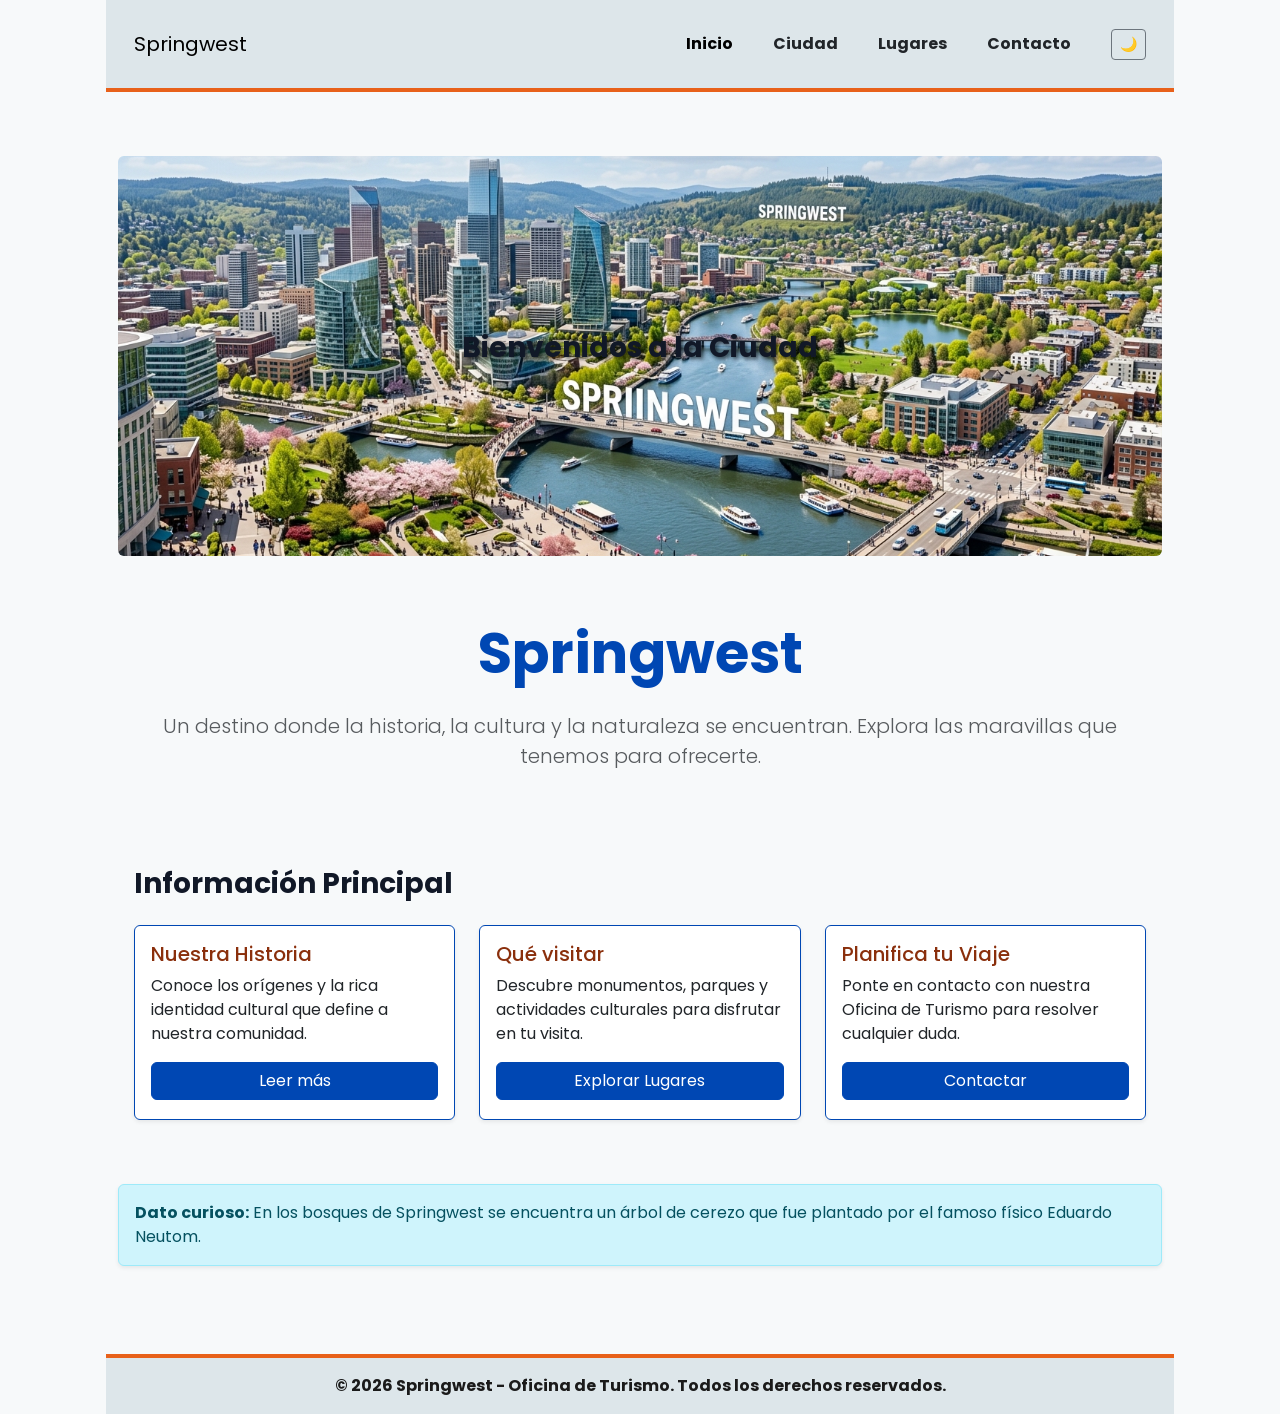
<file: index.html>
<!DOCTYPE html>
<html lang="es">
<head>
    <meta charset="UTF-8">
    <link rel="preconnect" href="https://fonts.googleapis.com">
    <link rel="preconnect" href="https://fonts.gstatic.com" crossorigin>
    <link href="https://fonts.googleapis.com/css2?family=Bitcount+Ink:wght@100..900&family=Edu+QLD+Hand:wght@400..700&family=Poppins:ital,wght@0,100;0,200;0,300;0,400;0,500;0,600;0,700;0,800;0,900;1,100;1,200;1,300;1,400;1,500;1,600;1,700;1,800;1,900&display=swap" rel="stylesheet">
    <link href="https://cdn.jsdelivr.net/npm/bootstrap@5.0.2/dist/css/bootstrap.min.css" rel="stylesheet" integrity="sha384-EVSTQN3/azprG1Anm3QDgpJLIm9Nao0Yz1ztcQTwFspd3yD65VohhpuuCOmLASjC" crossorigin="anonymous">
    <link rel="stylesheet" href="styles/estilos.css">
    <meta name="viewport" content="width=device-width, initial-scale=1.0">
    <title>Portal Turístico - Springwest</title>
</head>
<body>

<header>
  <nav class="navbar navbar-expand-lg navbar-light bg-light">
    <div class="container-fluid">
      <a class="navbar-brand" href="index.html">Springwest</a>

      <!-- Botón Hamburguesa para celulares -->
      <button class="navbar-toggler" type="button" data-bs-toggle="collapse" data-bs-target="#navbarNav" aria-controls="navbarNav" aria-expanded="false" aria-label="Toggle navigation">
        <span class="navbar-toggler-icon"></span>
      </button>

      <!-- Enlaces del menú -->
      <div class="collapse navbar-collapse" id="navbarNav">
        <ul class="navbar-nav ms-auto">
          <li class="nav-item">
            <a class="nav-link active" aria-current="page" href="index.html">Inicio</a>
          </li>
          <li class="nav-item">
            <a class="nav-link" href="ciudad.html">Ciudad</a>
          </li>
          <li class="nav-item">
            <a class="nav-link" href="lugares.html">Lugares</a>
          </li>
          <li class="nav-item">
            <a class="nav-link" href="contactos.html">Contacto</a>
          </li>
          <li class="nav-item d-flex align-items-center ms-lg-2">
          <button id="btn-modo" class="btn btn-outline-secondary btn-sm">🌙</button>
        </li>
        </ul>
      </div>
    </div>
  </nav>
</header>

<!-- Todo el contenido principal va dentro de <main> -->
  <main class="container my-4">

      <!-- Sección Hero con imagen y texto superpuesto -->
      <div class="hero-container position-relative mb-5">
          <img src="imagen/SPRINGWEST_img_14690567952539229724.jpg" alt="Imagen Ciudad Springwest" class="img-fluid rounded w-100 object-fit-cover" style="height: 400px;">
          <div class="hero-texto">
            <h2>Bienvenidos a la Ciudad</h2>
          </div>
      </div>

      <!-- Títulos principales -->
      <section class="text-center mb-5">
        <h1 class="display-4 fw-bold">Springwest</h1>
        <p class="lead text-muted">Un destino donde la historia, la cultura y la naturaleza se encuentran. Explora las maravillas que tenemos para ofrecerte.</p>       
      </section>

      <!-- Tarjetas de información principal ordenadas en columnas -->
      <section class="mb-5">
        <h2 class="mb-4">Información Principal</h2>
        <div class="row g-4">
            <div class="col-12 col-md-4">
                <article class="card h-100 shadow-sm p-3 d-flex flex-column">
                    <h3>Nuestra Historia</h3>
                    <p class="flex-grow-1">Conoce los orígenes y la rica identidad cultural que define a nuestra comunidad.</p>
                    <a href="ciudad.html" class="btn btn-primary mt-auto">Leer más</a>
                </article>
            </div>
            
            <div class="col-12 col-md-4">
                <article class="card h-100 shadow-sm p-3 d-flex flex-column">
                    <h3>Qué visitar</h3>
                    <p class="flex-grow-1">Descubre monumentos, parques y actividades culturales para disfrutar en tu visita.</p>
                    <a href="lugares.html" class="btn btn-primary mt-auto">Explorar Lugares</a>
                </article>
            </div>
            
            <div class="col-12 col-md-4">
                <article class="card h-100 shadow-sm p-3 d-flex flex-column">
                    <h3>Planifica tu Viaje</h3>
                    <p class="flex-grow-1">Ponte en contacto con nuestra Oficina de Turismo para resolver cualquier duda.</p>
                    <a href="contactos.html" class="btn btn-primary mt-auto">Contactar</a>
                </article>
            </div>  
        </div>
      </section>

    <!-- Sección Aside -->
    <aside class="alert alert-info shadow-sm">
        <strong>Dato curioso:</strong> En los bosques de Springwest se encuentra un árbol de cerezo que fue plantado por el famoso físico Eduardo Neutom.
    </aside>

  </main>

  <footer>
    <strong>&copy; 2026 Springwest - Oficina de Turismo. Todos los derechos reservados.</strong>
  </footer>  

  <script src="https://cdn.jsdelivr.net/npm/bootstrap@5.0.2/dist/js/bootstrap.bundle.min.js" integrity="sha384-MrcW6ZMFYlzcLA8Nl+NtUVF0sA7MsXsP1UyJoMp4YLEuNSfAP+JcXn/tWtIaxVXM" crossorigin="anonymous"></script>
  <script src="js/scrip.js"></script>
</body>
</html>
</file>
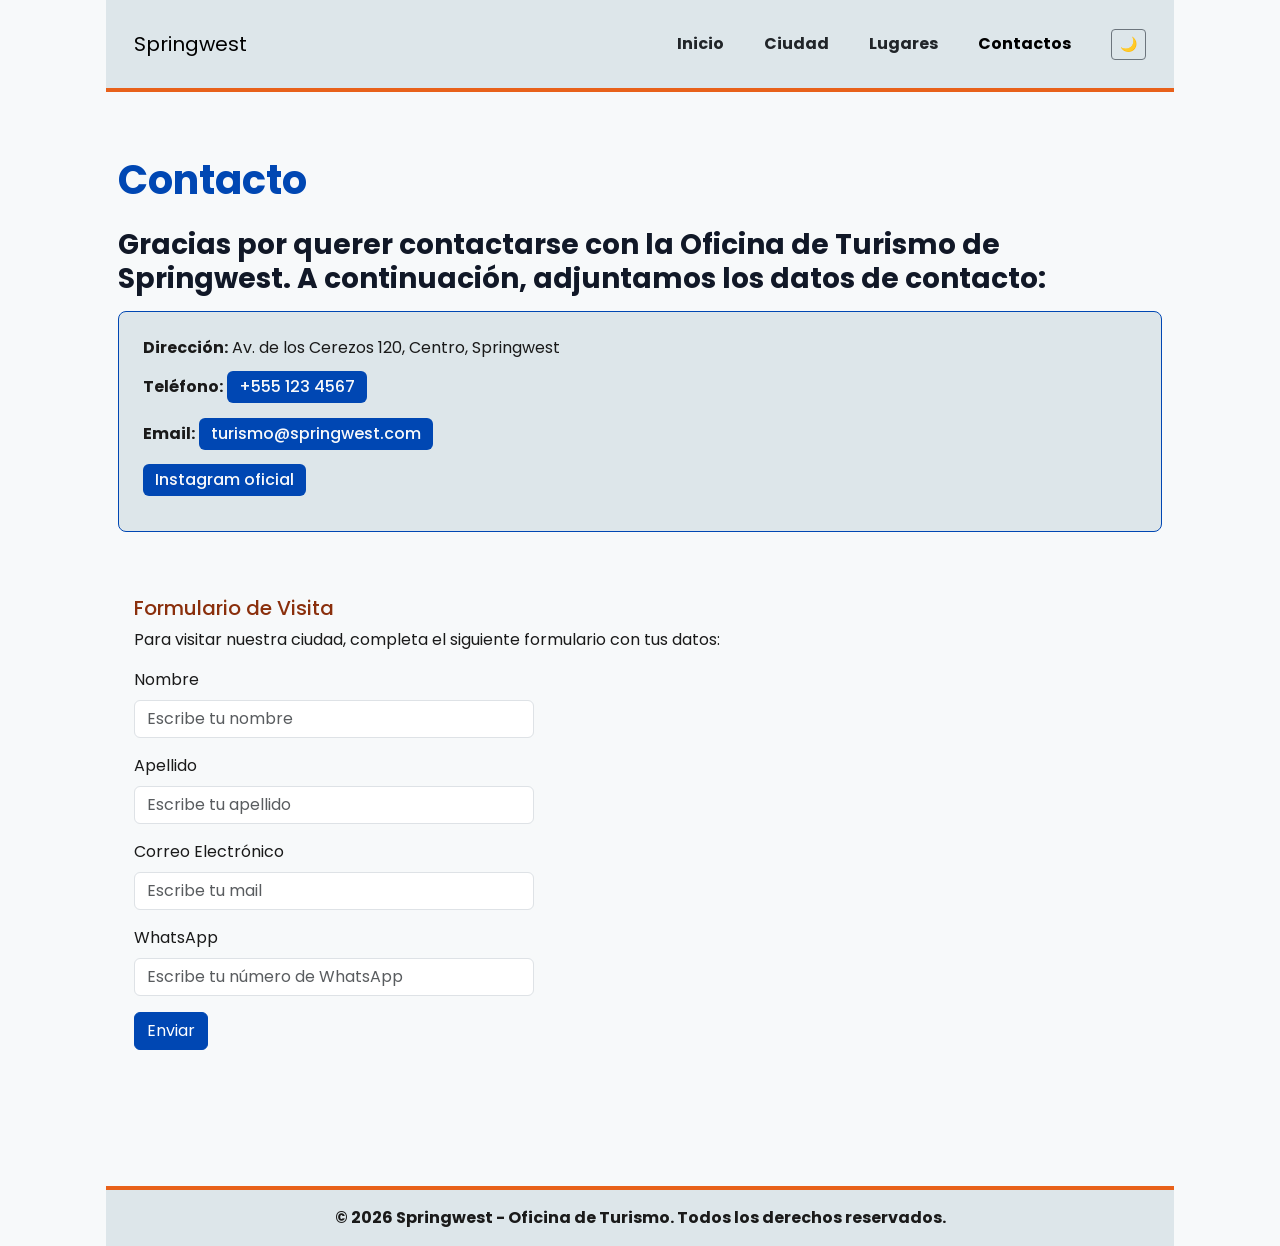
<file: contactos.html>
<!DOCTYPE html>
<html lang="es">
<head>
    <meta charset="UTF-8">
    <meta name="viewport" content="width=device-width, initial-scale=1.0">
    <title>Contacto - Springwest</title>
    <link rel="preconnect" href="https://fonts.gstatic.com" crossorigin>
    <link href="https://fonts.googleapis.com/css2?family=Bitcount+Ink:wght@100..900&family=Edu+QLD+Hand:wght@400..700&family=Poppins:ital,wght@0,100;0,200;0,300;0,400;0,500;0,600;0,700;0,800;0,900;1,100;1,200;1,300;1,400;1,500;1,600;1,700;1,800;1,900&display=swap" rel="stylesheet">
    <link href="https://cdn.jsdelivr.net/npm/bootstrap@5.0.2/dist/css/bootstrap.min.css" rel="stylesheet" integrity="sha384-EVSTQN3/azprG1Anm3QDgpJLIm9Nao0Yz1ztcQTwFspd3yD65VohhpuuCOmLASjC" crossorigin="anonymous">
    <link rel="stylesheet" href="styles/estilos.css">
</head>
<body>
    <header>
        <nav class="navbar navbar-expand-lg navbar-light bg-light">
            <div class="container-fluid">
                <a class="navbar-brand" href="index.html">Springwest</a>

                <!-- Botón Hamburguesa para celulares -->
                <button class="navbar-toggler" type="button" data-bs-toggle="collapse" data-bs-target="#navbarNav" aria-controls="navbarNav" aria-expanded="false" aria-label="Toggle navigation">
                    <span class="navbar-toggler-icon"></span>
                </button>

                <!-- Enlaces del menú -->
                <div class="collapse navbar-collapse" id="navbarNav">
                    <ul class="navbar-nav ms-auto">
                        <li class="nav-item">
                            <a class="nav-link" href="index.html">Inicio</a>
                        </li>
                        <li class="nav-item">
                            <a class="nav-link" href="ciudad.html">Ciudad</a>
                        </li>
                        <li class="nav-item">
                            <a class="nav-link" href="lugares.html">Lugares</a>
                        </li>
                        <li class="nav-item">
                            <!-- Corregido: 'active' ahora está en Contactos -->
                            <a class="nav-link active" aria-current="page" href="contactos.html">Contactos</a>
                        </li>
                        <li class="nav-item d-flex align-items-center ms-lg-2">
                            <button id="btn-modo" class="btn btn-outline-secondary btn-sm">🌙</button>
                        </li>
                    </ul>
                </div>
            </div>
        </nav>
    </header>

    <main class="container my-4">
        <h1>Contacto</h1>
        <h2>Gracias por querer contactarse con la Oficina de Turismo de Springwest. A continuación, adjuntamos los datos de contacto:</h2>
        
        <ul class="contacto mb-5">
            <li><strong>Dirección:</strong> Av. de los Cerezos 120, Centro, Springwest</li>
            <li><strong>Teléfono:</strong> <a href="tel:+5551234567">+555 123 4567</a></li>
            <li><strong>Email:</strong> <a href="mailto:turismo@springwest.com">turismo@springwest.com</a></li>
            <li><a href="https://www.instagram.com/springwestturismo" target="_blank" rel="noopener noreferrer">Instagram oficial</a></li>
        </ul>

        <!-- Formulario correctamente estructurado -->
        <section class="mt-4">
            <h3>Formulario de Visita</h3>
            <p>Para visitar nuestra ciudad, completa el siguiente formulario con tus datos:</p>
            
            <form action="#" method="POST" class="col-12 col-md-8 col-lg-6">
                <div class="mb-3">
                    <label for="nombre" class="form-label">Nombre</label>
                    <input type="text" class="form-control" id="nombre" placeholder="Escribe tu nombre">
                </div>

                <div class="mb-3">
                    <label for="apellido" class="form-label">Apellido</label>
                    <input type="text" class="form-control" id="apellido" placeholder="Escribe tu apellido">
                </div>

                <div class="mb-3">
                    <label for="email" class="form-label">Correo Electrónico</label>
                    <input type="email" class="form-control" id="email" placeholder="Escribe tu mail">
                </div>

                <div class="mb-3">
                    <label for="whatsapp" class="form-label">WhatsApp</label>
                    <input type="tel" class="form-control" id="whatsapp" placeholder="Escribe tu número de WhatsApp">
                </div>

                <button type="submit" class="btn btn-primary">Enviar</button>
                <!-- Espacio donde aparecerá el mensaje -->
                <div id="mensaje-alerta" class="mt-3"></div>
            </form>
        </section>
    </main>

    <footer> 
        <strong>&copy; 2026 Springwest - Oficina de Turismo. Todos los derechos reservados.</strong>
    </footer>

    <script src="https://cdn.jsdelivr.net/npm/bootstrap@5.0.2/dist/js/bootstrap.bundle.min.js" integrity="sha384-MrcW6ZMFYlzcLA8Nl+NtUVF0sA7MsXsP1UyJoMp4YLEuNSfAP+JcXn/tWtIaxVXM" crossorigin="anonymous"></script>
    <script src="js/scrip.js"></script>
</body>
</html>
</file>
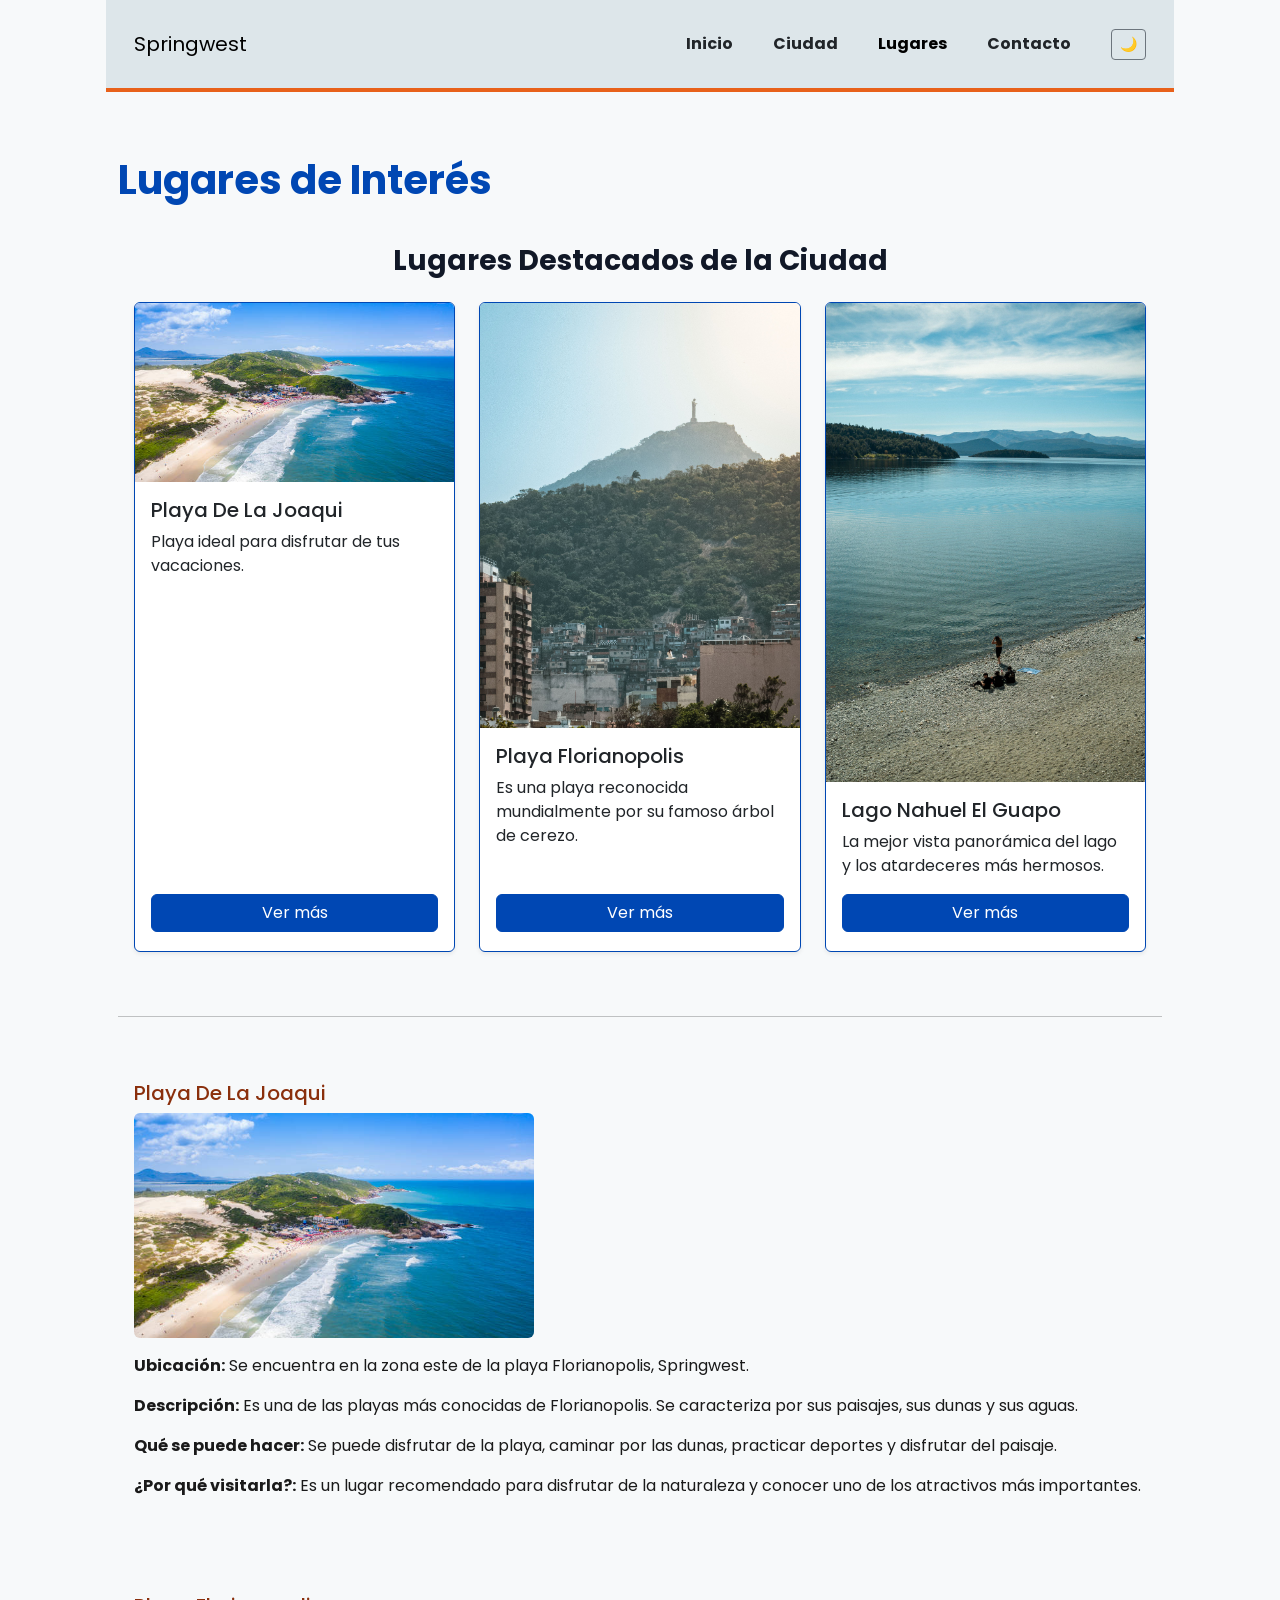
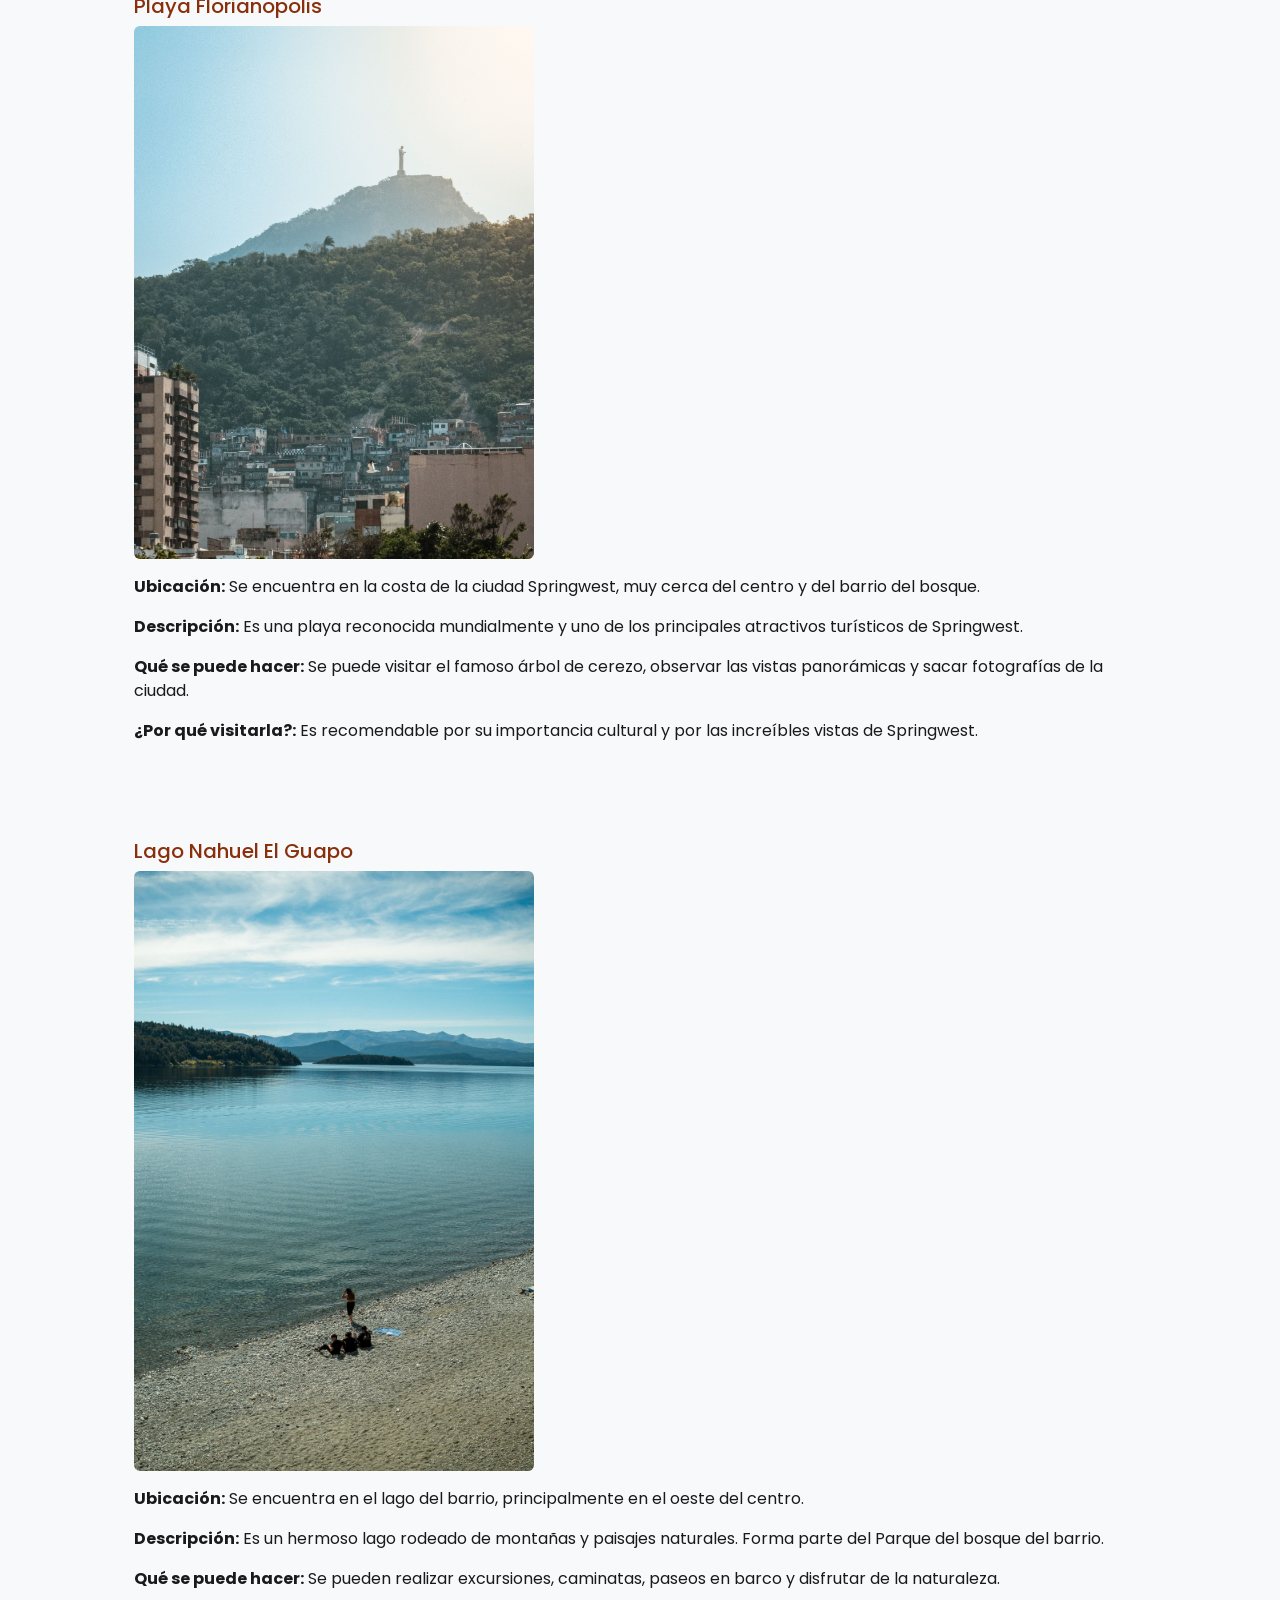
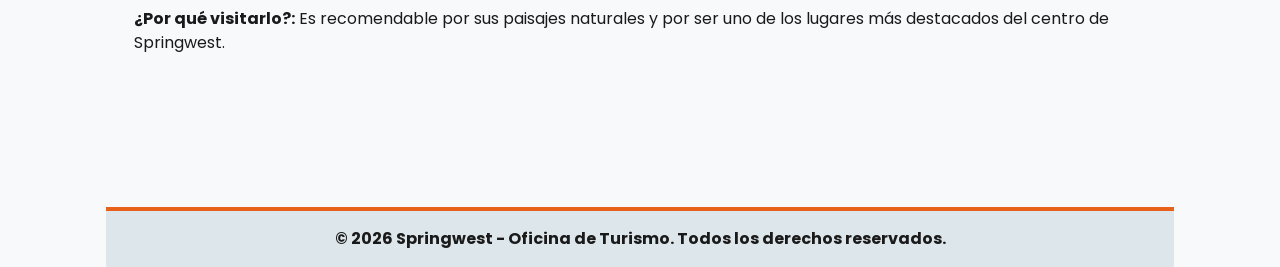
<file: lugares.html>
<!DOCTYPE html>
<html lang="es">
<head>
    <meta charset="UTF-8">
    <link rel="preconnect" href="https://fonts.googleapis.com">
    <link rel="preconnect" href="https://fonts.gstatic.com" crossorigin>
    <link href="https://fonts.googleapis.com/css2?family=Bitcount+Ink:wght@100..900&family=Edu+QLD+Hand:wght@400..700&family=Poppins:ital,wght@0,100;0,200;0,300;0,400;0,500;0,600;0,700;0,800;0,900;1,100;1,200;1,300;1,400;1,500;1,600;1,700;1,800;1,900&display=swap" rel="stylesheet">
    <link href="https://cdn.jsdelivr.net/npm/bootstrap@5.0.2/dist/css/bootstrap.min.css" rel="stylesheet" integrity="sha384-EVSTQN3/azprG1Anm3QDgpJLIm9Nao0Yz1ztcQTwFspd3yD65VohhpuuCOmLASjC" crossorigin="anonymous">
    <link rel="stylesheet" href="styles/estilos.css">
    <meta name="viewport" content="width=device-width, initial-scale=1.0">
    <title>Lugares de Interés - Springwest</title>
</head>
<body>
    <header>
        <nav class="navbar navbar-expand-lg navbar-light bg-light">
            <div class="container-fluid">
                <a class="navbar-brand" href="index.html">Springwest</a>

                <!-- Botón Hamburguesa para celulares -->
                <button class="navbar-toggler" type="button" data-bs-toggle="collapse" data-bs-target="#navbarNav" aria-controls="navbarNav" aria-expanded="false" aria-label="Toggle navigation">
                    <span class="navbar-toggler-icon"></span>
                </button>

                <!-- Enlaces del menú -->
                <div class="collapse navbar-collapse" id="navbarNav">
                    <ul class="navbar-nav ms-auto">
                        <li class="nav-item">
                            <a class="nav-link" href="index.html">Inicio</a>
                        </li>
                        <li class="nav-item">
                            <a class="nav-link" href="ciudad.html">Ciudad</a>
                        </li>
                        <li class="nav-item">
                            <!-- Activo en Lugares -->
                            <a class="nav-link active" aria-current="page" href="lugares.html">Lugares</a>
                        </li>
                        <li class="nav-item">
                            <a class="nav-link" href="contactos.html">Contacto</a>
                        </li>
                        <li class="nav-item d-flex align-items-center ms-lg-2">
                            <button id="btn-modo" class="btn btn-outline-secondary btn-sm">🌙</button>
                        </li>
                    </ul>
                </div>
            </div>
        </nav>
    </header>

    <main class="container my-4">
        <h1 class="mb-4">Lugares de Interés</h1>

        <!-- Grilla de tarjetas conectadas con las secciones de abajo -->
        <section class="mb-5">
            <h2 class="text-center mb-4">Lugares Destacados de la Ciudad</h2>
            
            <div class="row g-4">
                <!-- Columna 1 -->
                <div class="col-12 col-md-6 col-lg-4">
                    <div class="card h-100 shadow-sm">
                        <img src="imagen/PlayaDeLaJoaqui.jpg" class="card-img-top" alt="Playa De La Joaqui">
                        <div class="card-body d-flex flex-column">
                            <h3 class="card-title">Playa De La Joaqui</h3>
                            <p class="card-text">Playa ideal para disfrutar de tus vacaciones.</p>
                            <a href="#playa-joaqui" class="btn btn-primary mt-auto">Ver más</a>
                        </div>
                    </div>
                </div>

                <!-- Columna 2 -->
                <div class="col-12 col-md-6 col-lg-4">
                    <div class="card h-100 shadow-sm">
                        <img src="imagen/PlayaFlorianopolos.jpg" alt="Costa de la playa Florianopolis" class="card-img-top">
                        <div class="card-body d-flex flex-column">
                            <h3 class="card-title">Playa Florianopolis</h3>
                            <p class="card-text">Es una playa reconocida mundialmente por su famoso árbol de cerezo.</p>
                            <a href="#playa-florianopolos" class="btn btn-primary mt-auto">Ver más</a>
                        </div>
                    </div>
                </div>

                <!-- Columna 3 -->
                <div class="col-12 col-md-6 col-lg-4">
                    <div class="card h-100 shadow-sm">
                        <img src="imagen/LagoNahuelElGuapo.jpg" alt="Lago Nahuel El Guapo" class="card-img-top">
                        <div class="card-body d-flex flex-column">
                            <h3 class="card-title">Lago Nahuel El Guapo</h3>
                            <p class="card-text">La mejor vista panorámica del lago y los atardeceres más hermosos.</p>
                            <a href="#lago-nahuel" class="btn btn-primary mt-auto">Ver más</a>
                        </div>
                    </div>
                </div>
            </div>
        </section>

        <hr class="my-5">

        <!-- Detalle 1: Playa De La Joaqui -->
        <section id="playa-joaqui" class="mb-5">
            <h3>Playa De La Joaqui</h3>
            <img src="imagen/PlayaDeLaJoaqui.jpg" alt="Playa De La Joaqui" class="img-fluid rounded mb-3" width="400">
            <p><strong>Ubicación:</strong> Se encuentra en la zona este de la playa Florianopolis, Springwest.</p>
            <p><strong>Descripción:</strong> Es una de las playas más conocidas de Florianopolis. Se caracteriza por sus paisajes, sus dunas y sus aguas.</p>
            <p><strong>Qué se puede hacer:</strong> Se puede disfrutar de la playa, caminar por las dunas, practicar deportes y disfrutar del paisaje.</p>
            <p><strong>¿Por qué visitarla?:</strong> Es un lugar recomendado para disfrutar de la naturaleza y conocer uno de los atractivos más importantes.</p>
        </section>

        <!-- Detalle 2: Playa Florianopolis -->
        <section id="playa-florianopolos" class="mb-5">
            <h3>Playa Florianopolis</h3>
            <img src="imagen/PlayaFlorianopolos.jpg" alt="Costa de la playa Florianopolis" class="img-fluid rounded mb-3" width="400">
            <p><strong>Ubicación:</strong> Se encuentra en la costa de la ciudad Springwest, muy cerca del centro y del barrio del bosque.</p>
            <p><strong>Descripción:</strong> Es una playa reconocida mundialmente y uno de los principales atractivos turísticos de Springwest.</p>
            <p><strong>Qué se puede hacer:</strong> Se puede visitar el famoso árbol de cerezo, observar las vistas panorámicas y sacar fotografías de la ciudad.</p>
            <p><strong>¿Por qué visitarla?:</strong> Es recomendable por su importancia cultural y por las increíbles vistas de Springwest.</p>
        </section>

        <!-- Detalle 3: Lago Nahuel El Guapo -->
        <section id="lago-nahuel" class="mb-5">
            <h3>Lago Nahuel El Guapo</h3>
            <img src="imagen/LagoNahuelElGuapo.jpg" alt="Lago Nahuel El Guapo" class="img-fluid rounded mb-3" width="400">
            <p><strong>Ubicación:</strong> Se encuentra en el lago del barrio, principalmente en el oeste del centro.</p>
            <p><strong>Descripción:</strong> Es un hermoso lago rodeado de montañas y paisajes naturales. Forma parte del Parque del bosque del barrio.</p>
            <p><strong>Qué se puede hacer:</strong> Se pueden realizar excursiones, caminatas, paseos en barco y disfrutar de la naturaleza.</p>
            <p><strong>¿Por qué visitarlo?:</strong> Es recomendable por sus paisajes naturales y por ser uno de los lugares más destacados del centro de Springwest.</p>
        </section>
    </main>

    <footer>
        <strong>&copy; 2026 Springwest - Oficina de Turismo. Todos los derechos reservados.</strong>
    </footer>

    <script src="https://cdn.jsdelivr.net/npm/bootstrap@5.0.2/dist/js/bootstrap.bundle.min.js" integrity="sha384-MrcW6ZMFYlzcLA8Nl+NtUVF0sA7MsXsP1UyJoMp4YLEuNSfAP+JcXn/tWtIaxVXM" crossorigin="anonymous"></script>
    <script src="js/scrip.js"></script>
</body>
</html>
</file>
<file: styles/estilos.css>
/* Variables */
:root {
    --color-primario: #0047B3;
    --color-texto-claro: #f8f9fa;
    --color-nav: #212529;
    --color-titulo: #111827;
    --color-fondo: #F7F9FA;
    --color-texto: #1A1A1A;
    --color-acento: #E8611A;
    --color-acento-oscuro: #8A2F0C;
    --color-header-footer: #DDE6EA;

    --fuente-principal: 'Poppins', system-ui, -apple-system, sans-serif;

    --tamano-base: 1rem;
    --tamano-h3: 1.25rem;
    --tamano-h2: 1.75rem;
    --tamano-h1: 2.5rem;

    --peso-normal: 400;
    --peso-medio: 500;
    --peso-negrita: 700;

    --interlineado-ajustado: 1.2;
    --interlineado-normal: 1.5;

    --espacio-chico: 0.5rem;
    --espacio-medio: 1rem;
    --espacio-grande: 1.5rem;
}

/* Reset */
* {
    box-sizing: border-box;
    margin: 0;
    padding: 0;
}

img {
    display: block;
    max-width: 100%;
}

input,
textarea {
    font: inherit;
}

/* Body */
body {
    font-family: var(--fuente-principal);
    font-size: var(--tamano-base);
    font-weight: var(--peso-normal);
    line-height: var(--interlineado-normal);
    color: var(--color-texto);
    background-color: var(--color-fondo);
    min-height: 100vh;
    text-rendering: optimizeLegibility;
    -webkit-font-smoothing: antialiased;
    display: flex;
    flex-direction: column;
    max-width: 1100px;
    margin: 0 auto;
    padding: 0 1rem;
}

/* Header (Unificado y composición sticky) */
header {
    background-color: var(--color-header-footer);
    padding: 1rem;
    margin-bottom: 1.5rem;
    border-bottom: 4px solid var(--color-acento);
    position: sticky;
    top: 0;
    z-index: 1000; /* Asegura que quede por encima del resto del contenido */
}

/* Navegación Booststrap */
.navbar .nav-link {
    color: var(--color-nav);
    text-decoration: none;
    font-weight: var(--peso-negrita);
    padding: 0.5rem 1rem;
    margin-right: 1.5rem;
    border-radius: 6px;
    transition: background-color 0.3s, color 0.3s;
}

.navbar .nav-link:hover {
    background-color: var(--color-primario);
    color: var(--color-texto-claro);
}

/* Contenido */
main {
    padding: 1rem;
    margin-bottom: 1rem;
}

section {
    padding: 1rem;
    margin-bottom: 2rem;
}

/* Textos */
h1,
h2,
h3 {
    font-family: var(--fuente-principal);
    line-height: var(--interlineado-ajustado);
}

h1 {
    font-size: var(--tamano-h1);
    font-weight: var(--peso-negrita);
    color: var(--color-primario);
    margin-bottom: var(--espacio-grande);
}

h2 {
    font-size: var(--tamano-h2);
    font-weight: var(--peso-negrita);
    color: var(--color-titulo);
    margin-bottom: var(--espacio-medio);
}

h3 {
    font-size: var(--tamano-h3);
    font-weight: var(--peso-medio);
    color: var(--color-acento-oscuro);
    margin-bottom: var(--espacio-chico);
}

p {
    margin-bottom: 1rem;
}

/* Enlaces */
main a {
    display: inline-block;
    background-color: var(--color-primario);
    color: var(--color-texto-claro);
    text-decoration: none;
    font-weight: var(--peso-medio);
    padding: 0.25rem 0.75rem;
    margin: 0.2rem 0;
    border-radius: 6px;
    transition: background-color 0.3s;
}

main a:hover {
    background-color: var(--color-titulo);
}

/* Contacto */
.contacto {
    list-style: none;
    background-color: var(--color-header-footer);
    border: 1px solid var(--color-primario);
    border-radius: 8px;
    padding: 1.5rem;
}

.contacto li {
    margin-bottom: 0.5rem;
}

/* Tabla */
table {
    width: 100%;
    border-collapse: collapse;
    margin-bottom: 1rem;
}

th,
td {
    border: 1px solid var(--color-primario);
    padding: 0.5rem 1rem;
    text-align: left;
}

thead {
    background-color: var(--color-primario);
    color: var(--color-texto-claro);
}

tbody tr:nth-child(even) {
    background-color: var(--color-header-footer);
}

/* Formulario */
label {
    display: block;
    margin-bottom: 0.25rem;
}

input,
textarea {
    display: block;
    width: 100%;
    max-width: 400px;
    padding: 0.5rem;
    margin-bottom: 1rem;
    border: 1px solid var(--color-primario);
    border-radius: 6px;
}

/* Footer */
footer {
    background-color: var(--color-header-footer);
    padding: 1rem;
    margin-top: 2rem;
    text-align: center;
    border-top: 4px solid var(--color-acento);
}

/*==========================================
   Flexbox - Sección de Tarjetas / Ítems
   ========================================== */

.galeria-flex {
  display: flex;
  flex-wrap: wrap;
  gap: 20px;
  justify-content: center;
  padding: 20px 0;
}

.card-flex {
  flex: 1 1 280px;
  background-color: #ffffff;
  border: 1px solid #ddd;
  border-radius: 8px;
  padding: 15px;
  box-shadow: 0 4px 6px rgba(0, 0, 0, 0.1);
  display: flex;
  flex-direction: column;
  justify-content: space-between;
}

.card-flex img {
  width: 100%;
  height: 180px;
  object-fit: cover;
  border-radius: 6px;
  margin-bottom: 10px;
}

/* Hero Texto (Asegúrate de que el contenedor padre tenga position: relative) */
.hero-texto {
  position: absolute;
  top: 50%;
  left: 50%;
  transform: translate(-50%, -50%);
  color: #ffffff;
  font-size: 3rem;
  font-weight: bold;
  text-align: center;
  text-shadow: 2px 2px 4px rgba(0, 0, 0, 0.7);
}

/* ==========================================
   Bootstrap - personalizaciones
   ========================================== */

.navbar {
    background-color: var(--color-header-footer) !important;
}

.btn-primary {
    background-color: var(--color-primario) !important;
    border-color: var(--color-primario) !important;
}

.btn-primary:hover {
    background-color: var(--color-titulo) !important;
    border-color: var(--color-titulo) !important;
}

.card {
    border-color: var(--color-primario);
    background-color: #ffffff;
}


/*==========================================
Modo Oscuro 
==========================================*/
body.dark-mode {
    background-color: #121212;
    color: #186cc0;
}

/* Ajustar tarjetas y contenedores en modo oscuro */
body.dark-mode .card {
    background-color: #1e1e1e;
    color: #f8f9fa;
    border-color: #5f5e5e;
}

/* Ajustar la barra de navegación en modo oscuro */
body.dark-mode .navbar {
    background-color: #212529 !important;
}

body.dark-mode .navbar-light .navbar-brand,
body.dark-mode .navbar-light .navbar-nav .nav-link {
    color: rgba(255, 255, 255, 0.75);
}

body.dark-mode .navbar-light .navbar-nav .nav-link.active {
    color: #fff;
}

body.dark-mode h2 {
  color: #f0f4f8;
}
</file>
